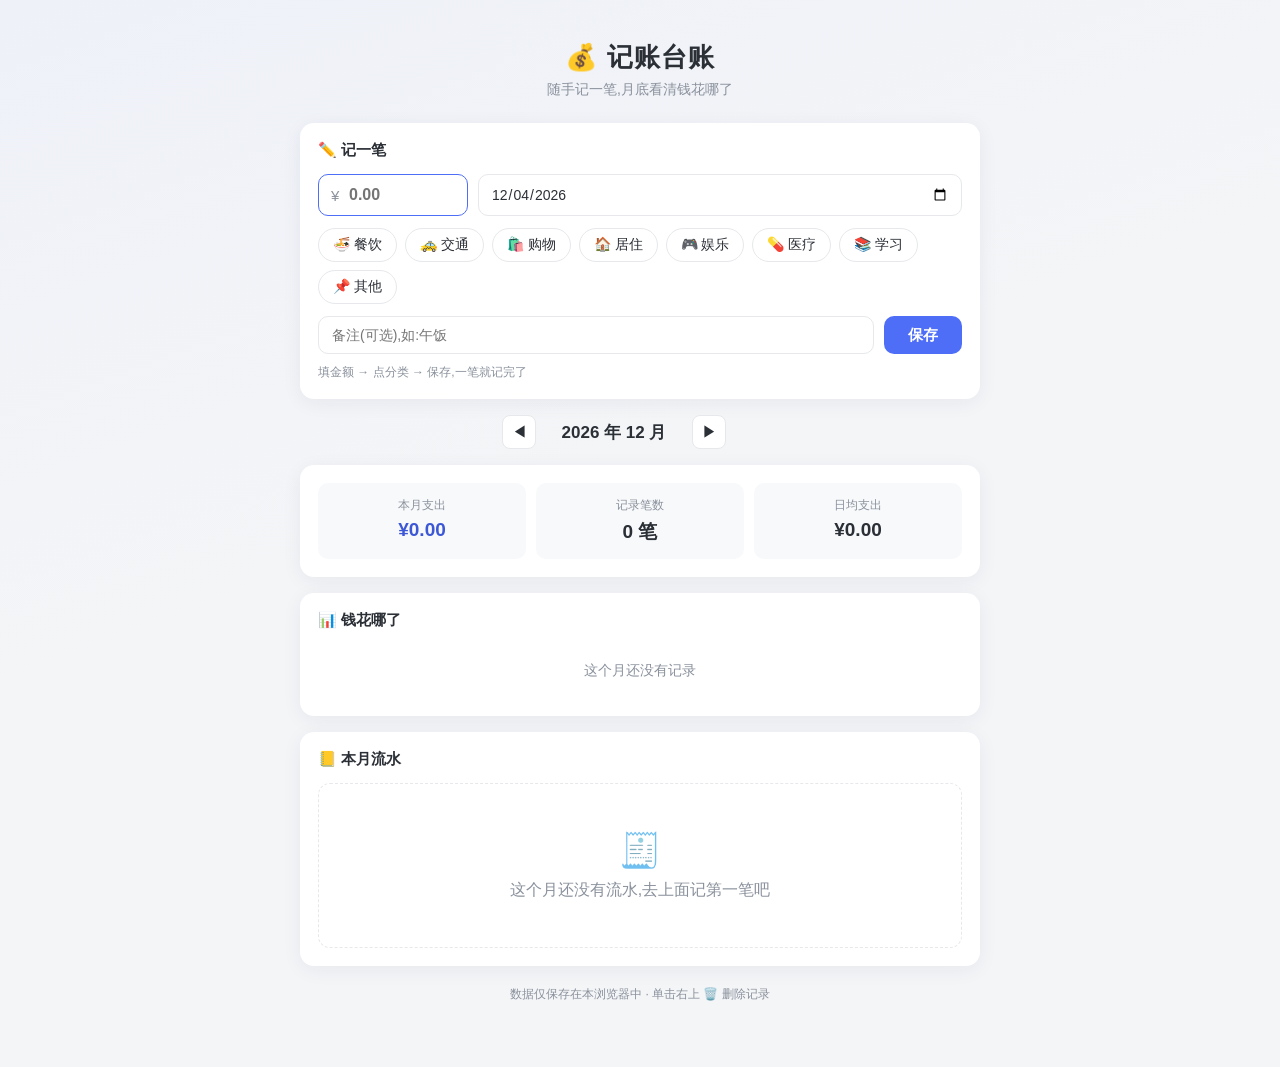
<file: task2-ledger/index.html>
<!DOCTYPE html>
<html lang="zh-CN">
<head>
<meta charset="UTF-8">
<meta name="viewport" content="width=device-width, initial-scale=1.0">
<title>记账台账 · 个人开销流水</title>
<style>
  :root {
    --bg: #f4f5f7;
    --card: #ffffff;
    --text: #2b2f36;
    --text-light: #8a919c;
    --accent: #4f6ef7;
    --accent-dark: #3d58d6;
    --accent-soft: #eef1fe;
    --danger: #e5484d;
    --border: #e6e8eb;
  }
  * { margin: 0; padding: 0; box-sizing: border-box; }
  body {
    font-family: "PingFang SC", "Microsoft YaHei", "Segoe UI", sans-serif;
    background: linear-gradient(160deg, #eef1f8 0%, var(--bg) 45%);
    min-height: 100vh;
    color: var(--text);
    display: flex; justify-content: center;
    padding: 40px 16px 64px;
  }
  .app { width: 100%; max-width: 680px; }

  header { text-align: center; margin-bottom: 24px; }
  header h1 { font-size: 26px; font-weight: 700; letter-spacing: 1px; }
  header p { color: var(--text-light); margin-top: 6px; font-size: 14px; }

  .card {
    background: var(--card); border-radius: 14px; padding: 18px;
    box-shadow: 0 4px 20px rgba(30, 40, 80, 0.06); margin-bottom: 16px;
  }
  .card h2 { font-size: 15px; font-weight: 600; color: var(--text); margin-bottom: 14px; }

  /* ===== 记一笔 ===== */
  .entry-row { display: flex; gap: 10px; }
  .entry-row .amount {
    flex: 0 0 150px; position: relative;
  }
  .entry-row .amount .yen {
    position: absolute; left: 13px; top: 50%; transform: translateY(-50%);
    color: var(--text-light); font-size: 15px;
  }
  .entry-row input[type="text"] {
    width: 100%; border: 1.5px solid var(--border); border-radius: 10px;
    padding: 11px 12px 11px 30px; font-size: 16px; font-weight: 600; outline: none;
    transition: border-color .15s;
  }
  .entry-row input[type="text"]:focus { border-color: var(--accent); }
  .entry-row input[type="date"] {
    border: 1.5px solid var(--border); border-radius: 10px; padding: 10px 12px;
    font-size: 14px; color: var(--text); outline: none; font-family: inherit;
    background: #fff; flex: 1;
  }
  .cats { display: flex; flex-wrap: wrap; gap: 8px; margin-top: 12px; }
  .cat {
    border: 1.5px solid var(--border); background: #fff; border-radius: 999px;
    padding: 7px 14px; font-size: 14px; cursor: pointer; color: var(--text);
    display: flex; align-items: center; gap: 6px; transition: all .12s;
  }
  .cat:hover { border-color: var(--accent); }
  .cat.active { background: var(--accent-soft); border-color: var(--accent); color: var(--accent-dark); font-weight: 600; }
  .note-row { display: flex; gap: 10px; margin-top: 12px; }
  .note-row input {
    flex: 1; border: 1.5px solid var(--border); border-radius: 10px;
    padding: 10px 13px; font-size: 14px; outline: none; font-family: inherit;
    transition: border-color .15s;
  }
  .note-row input:focus { border-color: var(--accent); }
  .save-btn {
    background: var(--accent); color: #fff; border: none; border-radius: 10px;
    padding: 0 24px; font-size: 15px; font-weight: 600; cursor: pointer;
    transition: background .15s; white-space: nowrap;
  }
  .save-btn:hover { background: var(--accent-dark); }
  .hint { font-size: 12px; color: var(--text-light); margin-top: 10px; }

  /* ===== 月份切换 ===== */
  .month-bar { display: flex; align-items: center; justify-content: center; gap: 18px; margin-bottom: 16px; }
  .month-bar button {
    border: 1.5px solid var(--border); background: var(--card); border-radius: 8px;
    width: 34px; height: 34px; font-size: 15px; cursor: pointer; color: var(--text);
    display: flex; align-items: center; justify-content: center; transition: all .12s;
  }
  .month-bar button:hover { border-color: var(--accent); color: var(--accent); }
  .month-bar .month { font-size: 17px; font-weight: 700; min-width: 120px; text-align: center; }
  .month-bar .today-link {
    border: none; background: none; color: var(--accent); font-size: 13px;
    cursor: pointer; text-decoration: underline;
  }

  /* ===== 概览 ===== */
  .stats { display: flex; gap: 10px; }
  .stat {
    flex: 1; text-align: center; padding: 14px 6px;
    background: #f8f9fb; border-radius: 10px;
  }
  .stat .label { font-size: 12px; color: var(--text-light); margin-bottom: 5px; }
  .stat .value { font-size: 19px; font-weight: 700; }
  .stat .value.main { color: var(--accent-dark); }

  /* ===== 分类占比 ===== */
  .cat-row { display: flex; align-items: center; gap: 10px; padding: 9px 0; }
  .cat-row + .cat-row { border-top: 1px dashed var(--border); }
  .cat-row .icon { font-size: 18px; width: 26px; text-align: center; }
  .cat-row .cname { font-size: 14px; width: 44px; }
  .cat-row .bar-wrap { flex: 1; height: 10px; background: #eef0f4; border-radius: 999px; overflow: hidden; }
  .cat-row .bar { height: 100%; background: var(--accent); border-radius: 999px; transition: width .3s; }
  .cat-row .amount { font-size: 14px; font-weight: 600; min-width: 74px; text-align: right; }
  .cat-row .pct { font-size: 12px; color: var(--text-light); min-width: 40px; text-align: right; }

  /* ===== 流水 ===== */
  .day-group { margin-bottom: 6px; }
  .day-title {
    font-size: 13px; color: var(--text-light); padding: 8px 4px 6px;
    display: flex; justify-content: space-between;
  }
  .day-title .day-sum { font-weight: 600; }
  .record {
    display: flex; align-items: center; gap: 12px;
    background: var(--card); border-radius: 12px; padding: 13px 16px;
    box-shadow: 0 2px 10px rgba(30, 40, 80, 0.05); margin-bottom: 8px;
    animation: slideIn .18s ease-out;
  }
  @keyframes slideIn { from { opacity: 0; transform: translateY(-6px); } to { opacity: 1; transform: none; } }
  .record .icon { font-size: 20px; width: 28px; text-align: center; }
  .record .info { flex: 1; min-width: 0; }
  .record .note { font-size: 15px; line-height: 1.4; word-break: break-all; }
  .record .meta { font-size: 12px; color: var(--text-light); margin-top: 2px; }
  .record .money { font-size: 16px; font-weight: 700; }
  .record .del {
    border: none; background: transparent; cursor: pointer; font-size: 14px;
    color: var(--text-light); padding: 4px 6px; border-radius: 6px; transition: all .12s;
  }
  .record .del:hover { color: var(--danger); background: #fdeeee; }

  .empty {
    text-align: center; padding: 46px 0; color: var(--text-light);
    background: var(--card); border-radius: 12px; border: 1.5px dashed var(--border);
  }
  .empty .icon { font-size: 34px; margin-bottom: 10px; }

  footer { text-align: center; font-size: 12px; color: var(--text-light); margin-top: 20px; }
</style>
</head>
<body>
<div class="app">
  <header>
    <h1>💰 记账台账</h1>
    <p>随手记一笔,月底看清钱花哪了</p>
  </header>

  <!-- 记一笔 -->
  <div class="card">
    <h2>✏️ 记一笔</h2>
    <div class="entry-row">
      <div class="amount">
        <span class="yen">¥</span>
        <input type="text" id="amount" placeholder="0.00" inputmode="decimal" autocomplete="off">
      </div>
      <input type="date" id="date" title="日期,默认今天">
    </div>
    <div class="cats" id="cats"></div>
    <div class="note-row">
      <input type="text" id="note" placeholder="备注(可选),如:午饭" maxlength="50" autocomplete="off">
      <button class="save-btn" id="saveBtn">保存</button>
    </div>
    <div class="hint">填金额 → 点分类 → 保存,一笔就记完了</div>
  </div>

  <!-- 月份切换 -->
  <div class="month-bar">
    <button id="prevMonth" title="上个月">◀</button>
    <span class="month" id="monthLabel"></span>
    <button id="nextMonth" title="下个月">▶</button>
    <button class="today-link" id="backToday">回到本月</button>
  </div>

  <!-- 概览 -->
  <div class="card">
    <div class="stats">
      <div class="stat"><div class="label">本月支出</div><div class="value main" id="sumTotal">¥0.00</div></div>
      <div class="stat"><div class="label">记录笔数</div><div class="value" id="sumCount">0</div></div>
      <div class="stat"><div class="label">日均支出</div><div class="value" id="sumDaily">¥0.00</div></div>
    </div>
  </div>

  <!-- 分类占比 -->
  <div class="card">
    <h2>📊 钱花哪了</h2>
    <div id="catBreakdown"></div>
  </div>

  <!-- 流水 -->
  <div class="card">
    <h2>📒 本月流水</h2>
    <div id="records"></div>
  </div>

  <footer>数据仅保存在本浏览器中 · 单击右上 🗑️ 删除记录</footer>
</div>

<script>
(function () {
  "use strict";

  var STORAGE_KEY = "task2-ledger.expenses";

  var CATEGORIES = [
    { id: "food",       name: "餐饮", icon: "🍜" },
    { id: "transport",  name: "交通", icon: "🚕" },
    { id: "shopping",   name: "购物", icon: "🛍️" },
    { id: "housing",    name: "居住", icon: "🏠" },
    { id: "fun",        name: "娱乐", icon: "🎮" },
    { id: "health",     name: "医疗", icon: "💊" },
    { id: "study",      name: "学习", icon: "📚" },
    { id: "other",      name: "其他", icon: "📌" }
  ];
  var catById = {};
  CATEGORIES.forEach(function (c) { catById[c.id] = c; });

  var amountEl = document.getElementById("amount");
  var dateEl = document.getElementById("date");
  var noteEl = document.getElementById("note");
  var catsEl = document.getElementById("cats");
  var saveBtn = document.getElementById("saveBtn");
  var monthLabel = document.getElementById("monthLabel");
  var sumTotal = document.getElementById("sumTotal");
  var sumCount = document.getElementById("sumCount");
  var sumDaily = document.getElementById("sumDaily");
  var catBreakdownEl = document.getElementById("catBreakdown");
  var recordsEl = document.getElementById("records");

  var expenses = load();
  var selectedCat = null;          // 当前选中的分类 id
  var viewYear, viewMonth;         // 当前查看的月份 (month: 0-11)

  function load() {
    try {
      var data = JSON.parse(localStorage.getItem(STORAGE_KEY) || "[]");
      return Array.isArray(data) ? data.filter(function (e) {
        return e && typeof e.amount === "number" && e.amount > 0 && catById[e.cat] && typeof e.date === "string";
      }) : [];
    } catch (e) { return []; }
  }
  function save() { localStorage.setItem(STORAGE_KEY, JSON.stringify(expenses)); }

  function uid() { return Date.now().toString(36) + Math.random().toString(36).slice(2, 7); }

  function pad(n) { return n < 10 ? "0" + n : "" + n; }
  function dateKey(d) { return d.getFullYear() + "-" + pad(d.getMonth() + 1) + "-" + pad(d.getDate()); }

  function fmtMoney(n) {
    return "¥" + (Math.round(n * 100) / 100).toFixed(2);
  }

  /* ---------- 记一笔 ---------- */

  function buildCats() {
    catsEl.innerHTML = "";
    CATEGORIES.forEach(function (c) {
      var b = document.createElement("button");
      b.type = "button";
      b.className = "cat" + (selectedCat === c.id ? " active" : "");
      b.innerHTML = c.icon + " " + c.name;
      b.onclick = function () { selectedCat = c.id; buildCats(); };
      catsEl.appendChild(b);
    });
  }

  function addExpense() {
    var text = amountEl.value.replace(/[¥,\s]/g, "");
    var amount = parseFloat(text);
    if (!isFinite(amount) || amount <= 0) { amountEl.focus(); return; }
    if (!selectedCat) { alert("先点一下上方的分类,比如 🍜 餐饮"); return; }

    var d = dateEl.value || dateKey(new Date());
    expenses.unshift({
      id: uid(),
      amount: Math.round(amount * 100) / 100,
      cat: selectedCat,
      note: noteEl.value.trim(),
      date: d,
      createdAt: Date.now()
    });
    save();

    // 保存后停留在所记月份,方便马上看到统计变化
    var parts = d.split("-");
    viewYear = parseInt(parts[0], 10);
    viewMonth = parseInt(parts[1], 10) - 1;

    amountEl.value = ""; noteEl.value = ""; selectedCat = null;
    buildCats();
    amountEl.focus();
    render();
  }

  function removeExpense(id) {
    if (!confirm("删除这一笔记录?")) return;
    expenses = expenses.filter(function (e) { return e.id !== id; });
    save();
    render();
  }

  /* ---------- 月度渲染 ---------- */

  function inMonth(e) {
    var p = e.date.split("-");
    return parseInt(p[0], 10) === viewYear && parseInt(p[1], 10) - 1 === viewMonth;
  }

  function render() {
    monthLabel.textContent = viewYear + " 年 " + (viewMonth + 1) + " 月";

    var list = expenses.filter(inMonth);
    var total = 0;
    list.forEach(function (e) { total += e.amount; });
    sumTotal.textContent = fmtMoney(total);
    sumCount.textContent = list.length + " 笔";

    // 日均:按本月已过天数(当月且是当前月时),否则按整月天数
    var now = new Date();
    var daysInMonth = new Date(viewYear, viewMonth + 1, 0).getDate();
    var days = daysInMonth;
    if (viewYear === now.getFullYear() && viewMonth === now.getMonth()) {
      days = now.getDate();
    }
    sumDaily.textContent = list.length ? fmtMoney(total / days) : "¥0.00";

    renderBreakdown(list, total);
    renderRecords(list);

    document.getElementById("backToday").style.visibility =
      (viewYear === now.getFullYear() && viewMonth === now.getMonth()) ? "hidden" : "visible";
  }

  function renderBreakdown(list, total) {
    var byCat = {};
    list.forEach(function (e) { byCat[e.cat] = (byCat[e.cat] || 0) + e.amount; });
    var rows = Object.keys(byCat).map(function (id) {
      return { cat: catById[id], amount: byCat[id] };
    }).sort(function (a, b) { return b.amount - a.amount; });

    if (!rows.length) {
      catBreakdownEl.innerHTML = '<div style="text-align:center;color:var(--text-light);padding:18px 0;font-size:14px">这个月还没有记录</div>';
      return;
    }
    var max = rows[0].amount;
    catBreakdownEl.innerHTML = "";
    rows.forEach(function (r) {
      var pct = total ? Math.round(r.amount / total * 100) : 0;
      var row = document.createElement("div");
      row.className = "cat-row";
      row.innerHTML =
        '<span class="icon">' + r.cat.icon + '</span>' +
        '<span class="cname">' + r.cat.name + '</span>' +
        '<div class="bar-wrap"><div class="bar" style="width:' + (max ? r.amount / max * 100 : 0) + '%"></div></div>' +
        '<span class="amount">' + fmtMoney(r.amount) + '</span>' +
        '<span class="pct">' + pct + '%</span>';
      catBreakdownEl.appendChild(row);
    });
  }

  function dayLabel(dateStr) {
    var today = dateKey(new Date());
    var y = new Date(); y.setDate(y.getDate() - 1);
    var yesterday = dateKey(y);
    if (dateStr === today) return "今天";
    if (dateStr === yesterday) return "昨天";
    var p = dateStr.split("-");
    return parseInt(p[1], 10) + " 月 " + parseInt(p[2], 10) + " 日";
  }

  function renderRecords(list) {
    if (!list.length) {
      recordsEl.innerHTML = '<div class="empty"><div class="icon">🧾</div>这个月还没有流水,去上面记第一笔吧</div>';
      return;
    }
    var byDay = {};
    var dayOrder = [];
    list.forEach(function (e) {
      if (!byDay[e.date]) { byDay[e.date] = []; dayOrder.push(e.date); }
      byDay[e.date].push(e);
    });
    dayOrder.sort(function (a, b) { return a < b ? 1 : -1; });

    recordsEl.innerHTML = "";
    dayOrder.forEach(function (day) {
      var group = document.createElement("div");
      group.className = "day-group";

      var daySum = 0;
      byDay[day].forEach(function (e) { daySum += e.amount; });
      var title = document.createElement("div");
      title.className = "day-title";
      title.innerHTML = "<span>" + dayLabel(day) + "</span><span class='day-sum'>" + fmtMoney(daySum) + "</span>";
      group.appendChild(title);

      byDay[day].forEach(function (e) {
        var cat = catById[e.cat];
        var rec = document.createElement("div");
        rec.className = "record";

        var icon = document.createElement("span");
        icon.className = "icon";
        icon.textContent = cat.icon;
        rec.appendChild(icon);

        var info = document.createElement("div");
        info.className = "info";
        var noteLine = document.createElement("div");
        noteLine.className = "note";
        noteLine.textContent = e.note || cat.name;
        var meta = document.createElement("div");
        meta.className = "meta";
        meta.textContent = cat.name + " · " + e.date;
        info.appendChild(noteLine);
        info.appendChild(meta);
        rec.appendChild(info);

        var money = document.createElement("span");
        money.className = "money";
        money.textContent = "-" + fmtMoney(e.amount);
        rec.appendChild(money);

        var del = document.createElement("button");
        del.className = "del";
        del.title = "删除";
        del.textContent = "🗑️";
        del.onclick = function () { removeExpense(e.id); };
        rec.appendChild(del);

        group.appendChild(rec);
      });
      recordsEl.appendChild(group);
    });
  }

  /* ---------- 事件 ---------- */

  saveBtn.onclick = addExpense;
  [amountEl, noteEl].forEach(function (el) {
    el.addEventListener("keydown", function (ev) {
      if (ev.key === "Enter") addExpense();
    });
  });

  document.getElementById("prevMonth").onclick = function () {
    viewMonth--; if (viewMonth < 0) { viewMonth = 11; viewYear--; } render();
  };
  document.getElementById("nextMonth").onclick = function () {
    viewMonth++; if (viewMonth > 11) { viewMonth = 0; viewYear++; } render();
  };
  document.getElementById("backToday").onclick = function () {
    var n = new Date(); viewYear = n.getFullYear(); viewMonth = n.getMonth(); render();
  };

  /* ---------- 初始化 ---------- */

  var now = new Date();
  viewYear = now.getFullYear();
  viewMonth = now.getMonth();
  dateEl.value = dateKey(now);
  buildCats();
  render();
  amountEl.focus();
})();
</script>
</body>
</html>
</file>
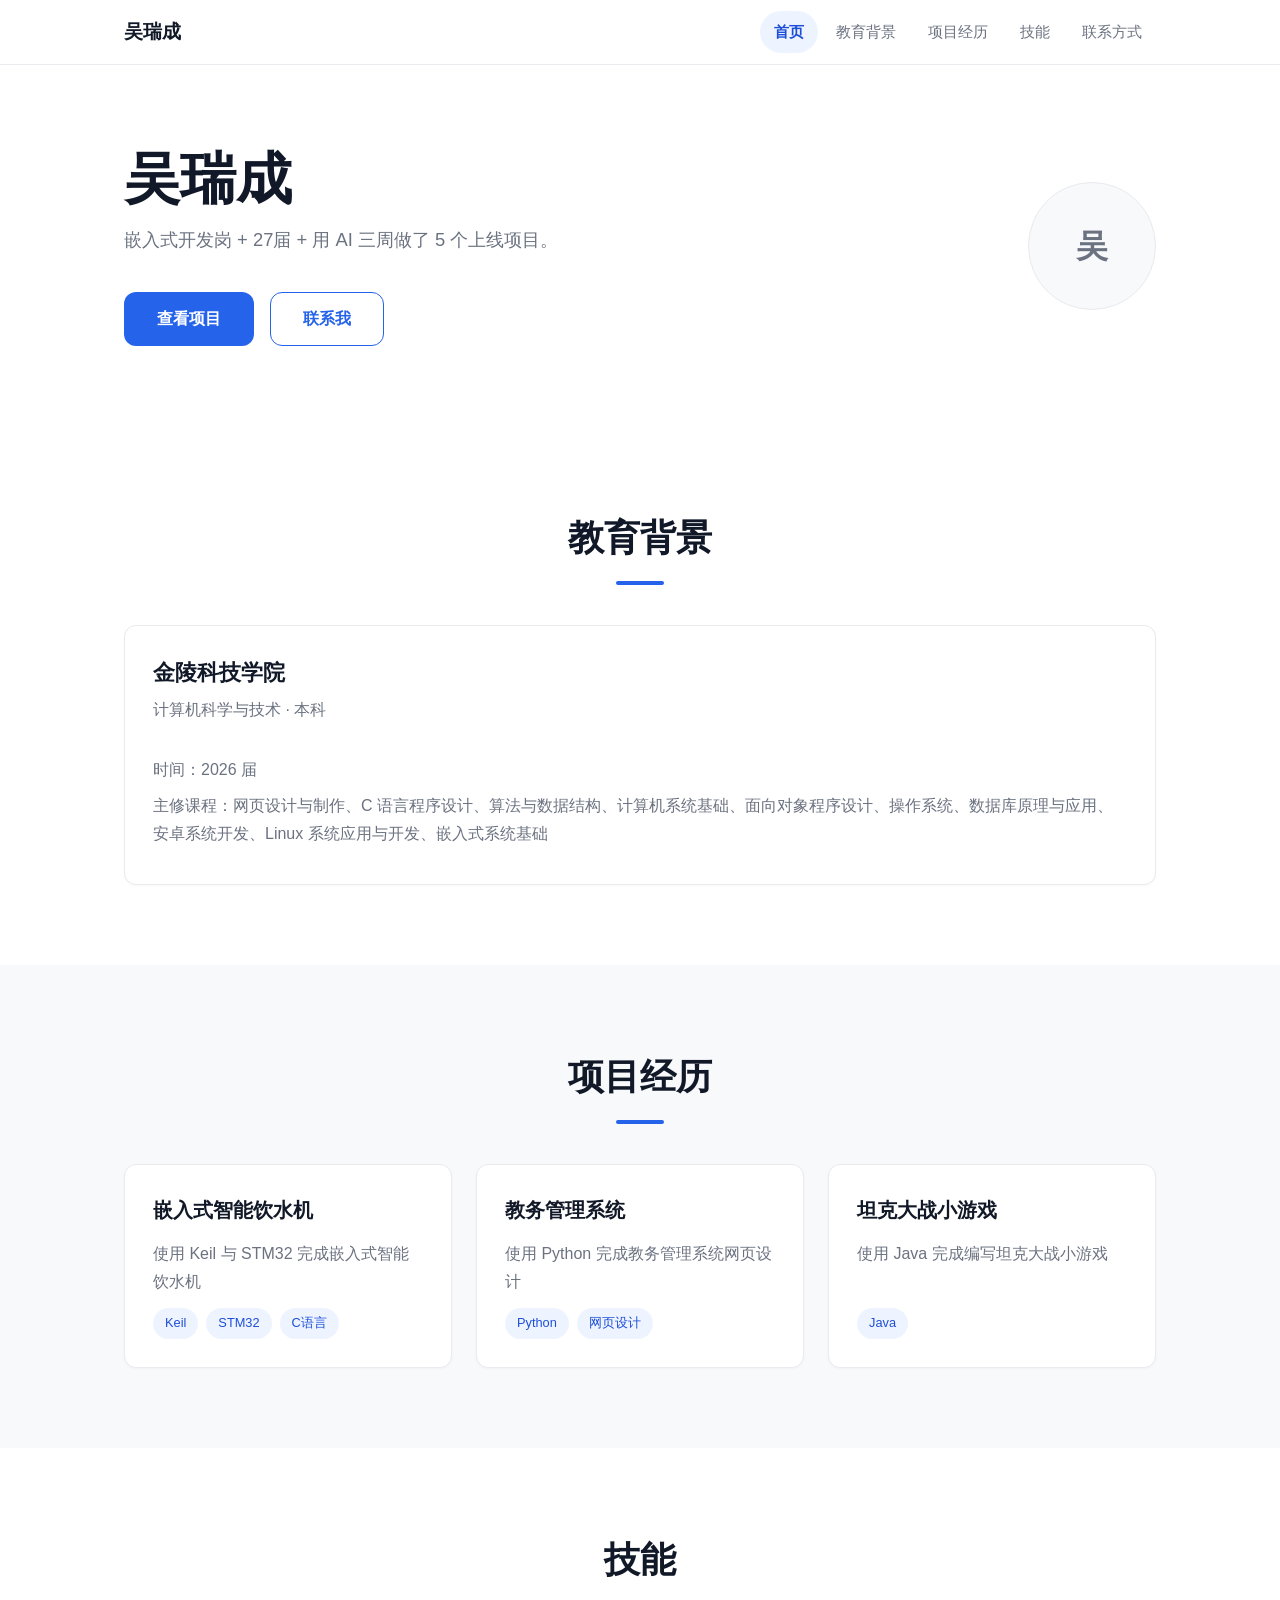
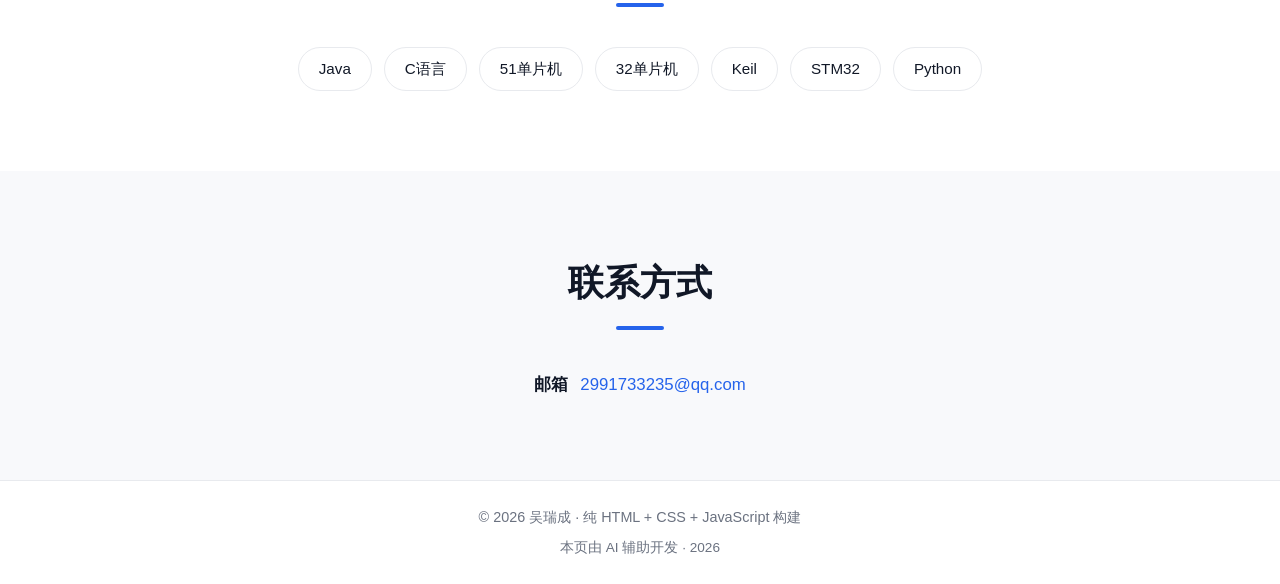
<file: task3-homepage/index.html>
<!DOCTYPE html>
<html lang="zh-CN">
<head>
  <meta charset="UTF-8">
  <meta name="viewport" content="width=device-width, initial-scale=1.0">
  <title>个人主页 · 吴瑞成</title>
  <link rel="stylesheet" href="style.css">
</head>
<body>

  <!-- ① 顶部导航 -->
  <header class="site-header">
    <nav class="nav container">
      <a href="#home" class="nav-logo">吴瑞成</a>
      <button class="nav-toggle" id="navToggle" type="button" aria-label="切换导航菜单">☰</button>
      <ul class="nav-menu" id="navMenu">
        <li><a href="#home" class="nav-link">首页</a></li>
        <li><a href="#education" class="nav-link">教育背景</a></li>
        <li><a href="#projects" class="nav-link">项目经历</a></li>
        <li><a href="#skills" class="nav-link">技能</a></li>
        <li><a href="#contact" class="nav-link">联系方式</a></li>
      </ul>
    </nav>
  </header>

  <!-- ② 首屏 -->
  <section id="home" class="hero">
    <div class="container hero-inner">
      <div class="hero-text">
        <h1 class="hero-name">吴瑞成</h1>
        <p class="hero-tagline">嵌入式开发岗 + 27届 + 用 AI 三周做了 5 个上线项目。</p>
        <div class="hero-actions">
          <a href="#projects" class="btn btn-primary">查看项目</a>
          <a href="#contact" class="btn btn-outline">联系我</a>
        </div>
      </div>
      <div class="avatar" aria-hidden="true">
        <span>吴</span>
      </div>
    </div>
  </section>

  <!-- ③ 教育背景 -->
  <section id="education" class="section">
    <div class="container">
      <h2 class="section-title">教育背景</h2>
      <div class="edu-card">
        <div>
          <h3 class="edu-school">金陵科技学院</h3>
          <p class="edu-major">计算机科学与技术 · 本科</p>
        </div>
        <div class="edu-meta">
          <p>时间：2026 届</p>
          <p>主修课程：网页设计与制作、C 语言程序设计、算法与数据结构、计算机系统基础、面向对象程序设计、操作系统、数据库原理与应用、安卓系统开发、Linux 系统应用与开发、嵌入式系统基础</p>
        </div>
      </div>
    </div>
  </section>

  <!-- ④ 项目经历 -->
  <section id="projects" class="section section-alt">
    <div class="container">
      <h2 class="section-title">项目经历</h2>
      <div class="project-grid">
        <article class="project-card">
          <h3 class="project-title">嵌入式智能饮水机</h3>
          <p class="project-desc">使用 Keil 与 STM32 完成嵌入式智能饮水机</p>
          <ul class="project-tags">
            <li class="tag">Keil</li>
            <li class="tag">STM32</li>
            <li class="tag">C语言</li>
          </ul>
        </article>
        <article class="project-card">
          <h3 class="project-title">教务管理系统</h3>
          <p class="project-desc">使用 Python 完成教务管理系统网页设计</p>
          <ul class="project-tags">
            <li class="tag">Python</li>
            <li class="tag">网页设计</li>
          </ul>
        </article>
        <article class="project-card">
          <h3 class="project-title">坦克大战小游戏</h3>
          <p class="project-desc">使用 Java 完成编写坦克大战小游戏</p>
          <ul class="project-tags">
            <li class="tag">Java</li>
          </ul>
        </article>
      </div>
    </div>
  </section>

  <!-- ⑤ 技能 -->
  <section id="skills" class="section">
    <div class="container">
      <h2 class="section-title">技能</h2>
      <div class="skill-cloud">
        <span class="skill-tag">Java</span>
        <span class="skill-tag">C语言</span>
        <span class="skill-tag">51单片机</span>
        <span class="skill-tag">32单片机</span>
        <span class="skill-tag">Keil</span>
        <span class="skill-tag">STM32</span>
        <span class="skill-tag">Python</span>
      </div>
    </div>
  </section>

  <!-- ⑥ 联系方式 -->
  <section id="contact" class="section section-alt">
    <div class="container">
      <h2 class="section-title">联系方式</h2>
      <ul class="contact-list">
        <li><span class="contact-label">邮箱</span><a href="mailto:2991733235@qq.com">2991733235@qq.com</a></li>
      </ul>
    </div>
  </section>

  <!-- 页脚 -->
  <footer class="site-footer">
    <div class="container">
      <p>© <span id="year">2026</span> 吴瑞成 · 纯 HTML + CSS + JavaScript 构建</p>
      <p class="footer-note">本页由 AI 辅助开发 · 2026</p>
    </div>
  </footer>

  <script src="script.js"></script>
</body>
</html>
</file>
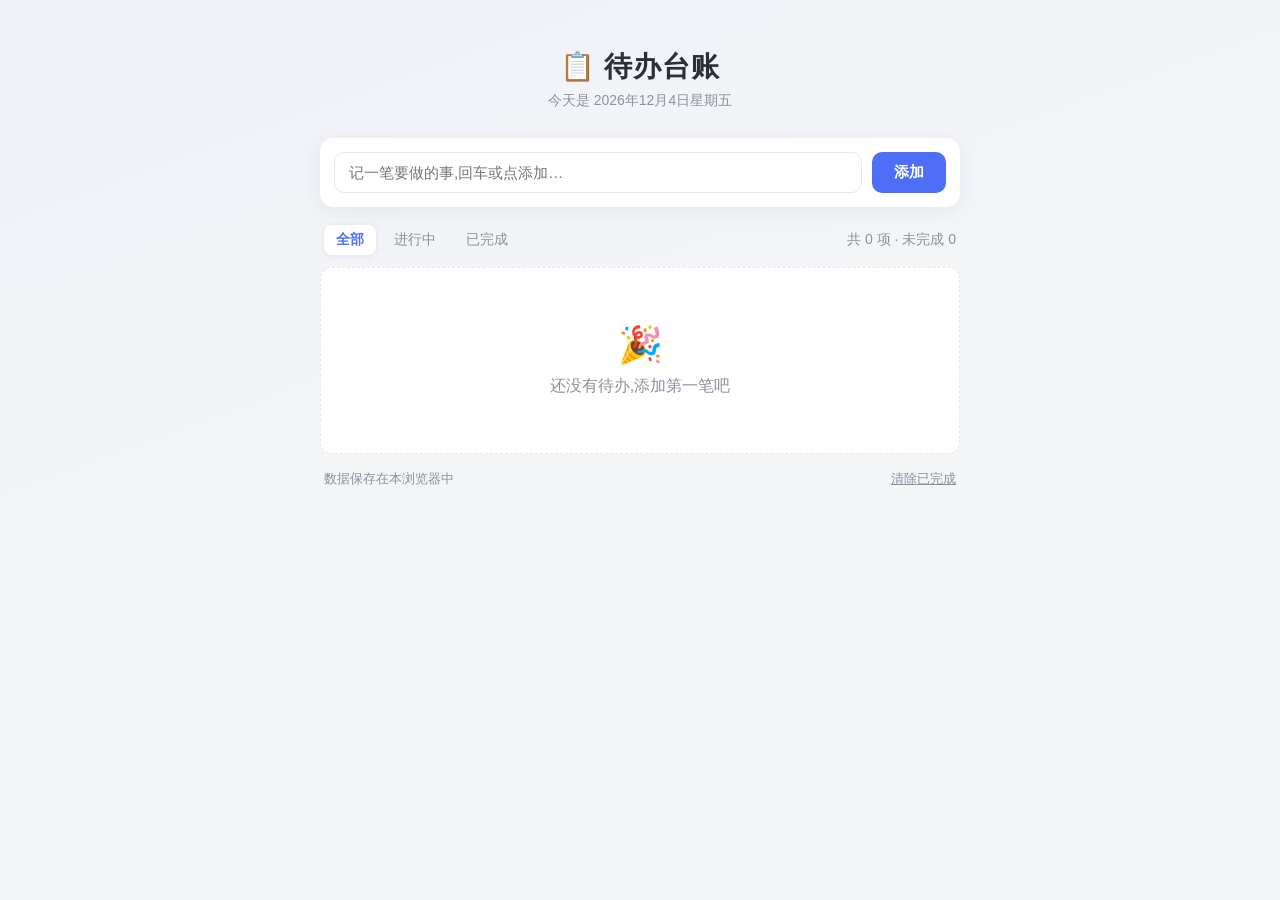
<file: task2-ledger/todo.html>
<!DOCTYPE html>
<html lang="zh-CN">
<head>
<meta charset="UTF-8">
<meta name="viewport" content="width=device-width, initial-scale=1.0">
<title>待办台账 · Todo Ledger</title>
<style>
  :root {
    --bg: #f4f5f7;
    --card: #ffffff;
    --text: #2b2f36;
    --text-light: #8a919c;
    --accent: #4f6ef7;
    --accent-dark: #3d58d6;
    --danger: #e5484d;
    --success: #30a46c;
    --border: #e6e8eb;
    --done-bg: #f6f8f5;
  }
  * { margin: 0; padding: 0; box-sizing: border-box; }
  body {
    font-family: "PingFang SC", "Microsoft YaHei", "Segoe UI", sans-serif;
    background: linear-gradient(160deg, #eef1f8 0%, var(--bg) 45%);
    min-height: 100vh;
    color: var(--text);
    display: flex;
    justify-content: center;
    padding: 48px 16px;
  }
  .app { width: 100%; max-width: 640px; }

  header { text-align: center; margin-bottom: 28px; }
  header h1 { font-size: 28px; font-weight: 700; letter-spacing: 1px; }
  header p { color: var(--text-light); margin-top: 6px; font-size: 14px; }

  /* 输入区 */
  .input-row {
    display: flex; gap: 10px; margin-bottom: 18px;
    background: var(--card); padding: 14px; border-radius: 14px;
    box-shadow: 0 4px 20px rgba(30, 40, 80, 0.06);
  }
  .input-row input {
    flex: 1; border: 1.5px solid var(--border); border-radius: 10px;
    padding: 11px 14px; font-size: 15px; outline: none; transition: border-color .15s;
  }
  .input-row input:focus { border-color: var(--accent); }
  .input-row button {
    background: var(--accent); color: #fff; border: none; border-radius: 10px;
    padding: 0 22px; font-size: 15px; font-weight: 600; cursor: pointer;
    transition: background .15s;
  }
  .input-row button:hover { background: var(--accent-dark); }

  /* 筛选条 */
  .toolbar {
    display: flex; justify-content: space-between; align-items: center;
    margin-bottom: 12px; padding: 0 4px; font-size: 14px;
  }
  .filters { display: flex; gap: 6px; }
  .filters button {
    border: none; background: transparent; color: var(--text-light);
    padding: 6px 12px; border-radius: 8px; cursor: pointer; font-size: 14px;
  }
  .filters button.active { background: var(--card); color: var(--accent); font-weight: 600; box-shadow: 0 1px 6px rgba(30,40,80,.08); }
  .filters button:not(.active):hover { color: var(--text); }
  .stats { color: var(--text-light); }

  /* 列表 */
  ul.list { list-style: none; display: flex; flex-direction: column; gap: 10px; }
  li.item {
    display: flex; align-items: center; gap: 12px;
    background: var(--card); border-radius: 12px; padding: 14px 16px;
    box-shadow: 0 2px 10px rgba(30, 40, 80, 0.05);
    animation: slideIn .18s ease-out;
  }
  @keyframes slideIn { from { opacity: 0; transform: translateY(-6px); } to { opacity: 1; transform: none; } }
  li.item.done { background: var(--done-bg); }
  li.item.done .text { color: var(--text-light); text-decoration: line-through; }

  .check {
    width: 22px; height: 22px; border: 2px solid #c6ccd6; border-radius: 50%;
    cursor: pointer; flex-shrink: 0; display: flex; align-items: center; justify-content: center;
    transition: all .15s; background: transparent;
  }
  .check:hover { border-color: var(--success); }
  .item.done .check { background: var(--success); border-color: var(--success); }
  .item.done .check::after {
    content: ""; width: 6px; height: 10px;
    border: solid #fff; border-width: 0 2px 2px 0; transform: rotate(45deg) translate(-1px, -1px);
  }
  .text { flex: 1; font-size: 15px; line-height: 1.5; word-break: break-all; cursor: pointer; }
  .text input {
    width: 100%; border: 1.5px solid var(--accent); border-radius: 8px;
    padding: 6px 10px; font-size: 15px; outline: none; font-family: inherit;
  }
  .date { font-size: 12px; color: var(--text-light); margin-right: 4px; white-space: nowrap; }
  .op {
    border: none; background: transparent; cursor: pointer; font-size: 15px;
    color: var(--text-light); padding: 4px 6px; border-radius: 6px; transition: all .12s;
  }
  .op:hover { color: var(--text); background: #eef0f3; }
  .op.del:hover { color: var(--danger); background: #fdeeee; }

  /* 底部 */
  .footer {
    display: flex; justify-content: space-between; align-items: center;
    margin-top: 16px; font-size: 13px; color: var(--text-light); padding: 0 4px;
  }
  .footer button {
    border: none; background: transparent; color: var(--text-light);
    cursor: pointer; font-size: 13px; text-decoration: underline;
  }
  .footer button:hover { color: var(--danger); }

  .empty {
    text-align: center; padding: 56px 0; color: var(--text-light);
    background: var(--card); border-radius: 12px; border: 1.5px dashed var(--border);
  }
  .empty .icon { font-size: 36px; margin-bottom: 10px; }
</style>
</head>
<body>
<div class="app">
  <header>
    <h1>📋 待办台账</h1>
    <p id="today"></p>
  </header>

  <div class="input-row">
    <input id="newTodo" type="text" placeholder="记一笔要做的事,回车或点添加…" maxlength="100" autocomplete="off">
    <button id="addBtn">添加</button>
  </div>

  <div class="toolbar">
    <div class="filters">
      <button data-filter="all" class="active">全部</button>
      <button data-filter="active">进行中</button>
      <button data-filter="done">已完成</button>
    </div>
    <span class="stats" id="stats"></span>
  </div>

  <ul class="list" id="list"></ul>

  <div class="footer">
    <span>数据保存在本浏览器中</span>
    <button id="clearDone">清除已完成</button>
  </div>
</div>

<script>
(function () {
  "use strict";

  var STORAGE_KEY = "task2-ledger.todos";
  var listEl = document.getElementById("list");
  var inputEl = document.getElementById("newTodo");
  var addBtn = document.getElementById("addBtn");
  var statsEl = document.getElementById("stats");
  var clearDoneBtn = document.getElementById("clearDone");

  var todos = load();
  var filter = "all"; // all | active | done
  var editingId = null;

  function load() {
    try {
      var raw = localStorage.getItem(STORAGE_KEY);
      var data = raw ? JSON.parse(raw) : [];
      return Array.isArray(data) ? data : [];
    } catch (e) {
      return [];
    }
  }

  function save() {
    localStorage.setItem(STORAGE_KEY, JSON.stringify(todos));
  }

  function uid() {
    return Date.now().toString(36) + Math.random().toString(36).slice(2, 7);
  }

  function addTodo() {
    var text = inputEl.value.trim();
    if (!text) { inputEl.focus(); return; }
    todos.unshift({ id: uid(), text: text, done: false, createdAt: Date.now() });
    inputEl.value = "";
    save();
    render();
  }

  function toggle(id) {
    todos.forEach(function (t) { if (t.id === id) t.done = !t.done; });
    save();
    render();
  }

  function remove(id) {
    todos = todos.filter(function (t) { return t.id !== id; });
    if (editingId === id) editingId = null;
    save();
    render();
  }

  function startEdit(id) {
    editingId = id;
    render();
  }

  function commitEdit(id, newText) {
    var text = newText.trim();
    editingId = null;
    if (!text) { remove(id); return; }
    todos.forEach(function (t) { if (t.id === id) t.text = text; });
    save();
    render();
  }

  function visibleTodos() {
    if (filter === "active") return todos.filter(function (t) { return !t.done; });
    if (filter === "done") return todos.filter(function (t) { return t.done; });
    return todos;
  }

  function fmtDate(ts) {
    var d = new Date(ts);
    var pad = function (n) { return n < 10 ? "0" + n : "" + n; };
    return (d.getMonth() + 1) + "/" + pad(d.getDate());
  }

  function render() {
    var items = visibleTodos();
    var doneCount = todos.filter(function (t) { return t.done; }).length;
    statsEl.textContent = "共 " + todos.length + " 项 · 未完成 " + (todos.length - doneCount);

    if (items.length === 0) {
      listEl.innerHTML = '<li class="empty"><div class="icon">🎉</div>' +
        (todos.length === 0 ? "还没有待办,添加第一笔吧" : "这个分类下没有事项") + "</li>";
      return;
    }

    listEl.innerHTML = "";
    items.forEach(function (t) {
      var li = document.createElement("li");
      li.className = "item" + (t.done ? " done" : "");

      // 勾选按钮
      var check = document.createElement("button");
      check.className = "check";
      check.title = t.done ? "标记为未完成" : "标记为已完成";
      check.onclick = function () { toggle(t.id); };
      li.appendChild(check);

      // 文本(查看 / 编辑两种形态)
      var textWrap = document.createElement("div");
      textWrap.className = "text";
      if (editingId === t.id) {
        var editInput = document.createElement("input");
        editInput.type = "text";
        editInput.value = t.text;
        editInput.maxLength = 100;
        editInput.onkeydown = function (e) {
          if (e.key === "Enter") commitEdit(t.id, editInput.value);
          if (e.key === "Escape") { editingId = null; render(); }
        };
        editInput.onblur = function () {
          if (editingId === t.id) commitEdit(t.id, editInput.value);
        };
        textWrap.appendChild(editInput);
        li.appendChild(textWrap);
        listEl.appendChild(li);
        editInput.focus();
        editInput.setSelectionRange(t.text.length, t.text.length);
      } else {
        var span = document.createElement("span");
        span.textContent = t.text;
        span.title = "双击编辑";
        span.ondblclick = function () { startEdit(t.id); };
        textWrap.appendChild(span);
        li.appendChild(textWrap);

        var date = document.createElement("span");
        date.className = "date";
        date.textContent = fmtDate(t.createdAt);
        li.appendChild(date);

        var editBtn = document.createElement("button");
        editBtn.className = "op";
        editBtn.title = "编辑";
        editBtn.textContent = "✏️";
        editBtn.onclick = function () { startEdit(t.id); };
        li.appendChild(editBtn);
      }

      var delBtn = document.createElement("button");
      delBtn.className = "op del";
      delBtn.title = "删除";
      delBtn.textContent = "🗑️";
      delBtn.onclick = function () { remove(t.id); };
      li.appendChild(delBtn);

      listEl.appendChild(li);
    });
  }

  addBtn.onclick = addTodo;
  inputEl.addEventListener("keydown", function (e) {
    if (e.key === "Enter") addTodo();
  });

  document.querySelectorAll(".filters button").forEach(function (btn) {
    btn.onclick = function () {
      filter = btn.dataset.filter;
      document.querySelectorAll(".filters button").forEach(function (b) {
        b.classList.toggle("active", b === btn);
      });
      render();
    };
  });

  clearDoneBtn.onclick = function () {
    if (todos.length === 0) return;
    var doneCount = todos.filter(function (t) { return t.done; }).length;
    if (doneCount === 0) { alert("当前没有已完成的事项"); return; }
    if (!confirm("确定清除 " + doneCount + " 项已完成的待办吗?")) return;
    todos = todos.filter(function (t) { return !t.done; });
    save();
    render();
  };

  document.getElementById("today").textContent =
    "今天是 " + new Date().toLocaleDateString("zh-CN", {
      year: "numeric", month: "long", day: "numeric", weekday: "long"
    });

  render();
})();
</script>
</body>
</html>
</file>
<file: task3-homepage/style.css>
/* ============ 变量与基础（极简浅色：一种主色 + 黑白灰） ============ */
:root {
  --color-primary: #2563eb;
  --color-primary-dark: #1d4ed8;
  --color-primary-light: #eef4ff;
  --color-text: #111827;
  --color-text-light: #6b7280;
  --color-bg: #ffffff;
  --color-bg-alt: #f8f9fb;
  --color-border: #e8eaee;
  --radius: 12px;
  --shadow-sm: 0 1px 2px rgba(0, 0, 0, 0.03);
  --shadow-md: 0 2px 8px rgba(0, 0, 0, 0.05);
  --header-height: 64px;
}

* {
  margin: 0;
  padding: 0;
  box-sizing: border-box;
}

html {
  scroll-behavior: smooth;
  scroll-padding-top: calc(var(--header-height) + 16px);
}

body {
  font-family: -apple-system, BlinkMacSystemFont, "Segoe UI", "PingFang SC",
    "Hiragino Sans GB", "Microsoft YaHei", sans-serif;
  color: var(--color-text);
  background: var(--color-bg);
  line-height: 1.75;
}

a {
  color: var(--color-primary);
  text-decoration: none;
}

ul {
  list-style: none;
}

.container {
  max-width: 1080px;
  margin: 0 auto;
  padding: 0 24px;
}

/* ============ ① 顶部导航 ============ */
.site-header {
  position: sticky;
  top: 0;
  z-index: 100;
  background: var(--color-bg);
  border-bottom: 1px solid var(--color-border);
}

.nav {
  height: var(--header-height);
  display: flex;
  align-items: center;
  justify-content: space-between;
}

.nav-logo {
  font-size: 1.2rem;
  font-weight: 700;
  color: var(--color-text);
}

.nav-toggle {
  display: none;
  background: none;
  border: none;
  padding: 10px 8px;
  font-size: 1.5rem;
  line-height: 1;
  color: var(--color-text);
  cursor: pointer;
}

.nav-menu {
  display: flex;
  gap: 4px;
}

.nav-link {
  display: block;
  padding: 8px 14px;
  border-radius: 999px;
  color: var(--color-text-light);
  font-size: 0.95rem;
  transition: color 0.2s, background-color 0.2s;
}

.nav-link:hover {
  color: var(--color-primary);
  background: var(--color-bg-alt);
}

.nav-link.active {
  color: var(--color-primary-dark);
  background: var(--color-primary-light);
  font-weight: 600;
}

/* ============ ② 首屏 ============ */
.hero {
  padding: 80px 0;
}

.hero-inner {
  display: flex;
  align-items: center;
  justify-content: space-between;
  gap: 48px;
}

.hero-text {
  display: flex;
  flex-direction: column;
  align-items: flex-start;
  flex: 1;
}

.avatar {
  width: 128px;
  height: 128px;
  border-radius: 50%;
  background: var(--color-bg-alt);
  border: 1px solid var(--color-border);
  color: var(--color-text-light);
  display: flex;
  align-items: center;
  justify-content: center;
  font-size: 2rem;
  font-weight: 600;
  flex-shrink: 0;
}

.hero-name {
  font-size: 3.5rem;
  font-weight: 800;
  line-height: 1.2;
  margin-bottom: 12px;
}

.hero-tagline {
  font-size: 1.15rem;
  color: var(--color-text-light);
  max-width: 560px;
  margin-bottom: 36px;
}

.hero-actions {
  display: flex;
  flex-wrap: wrap;
  justify-content: flex-start;
  gap: 16px;
}

.btn {
  display: inline-block;
  padding: 12px 32px;
  border-radius: var(--radius);
  font-size: 1rem;
  font-weight: 600;
  border: 1px solid transparent;
  transition: background-color 0.2s, color 0.2s;
}

.btn-primary {
  background: var(--color-primary);
  color: #ffffff;
}

.btn-primary:hover {
  background: var(--color-primary-dark);
}

.btn-outline {
  border-color: var(--color-primary);
  color: var(--color-primary);
}

.btn-outline:hover {
  background: var(--color-primary);
  color: #ffffff;
}

/* ============ 通用区块 ============ */
.section {
  padding: 80px 0;
}

.section-alt {
  background: var(--color-bg-alt);
}

.section-title {
  font-size: 2.25rem;
  font-weight: 800;
  text-align: center;
  margin-bottom: 40px;
}

.section-title::after {
  content: "";
  display: block;
  width: 48px;
  height: 4px;
  border-radius: 2px;
  background: var(--color-primary);
  margin: 12px auto 0;
}

/* ============ ③ 教育背景 ============ */
.edu-card {
  display: flex;
  justify-content: space-between;
  gap: 32px;
  flex-wrap: wrap;
  background: var(--color-bg);
  border: 1px solid var(--color-border);
  border-radius: var(--radius);
  padding: 28px;
  box-shadow: var(--shadow-sm);
  transition: transform 0.2s, box-shadow 0.2s;
}

.edu-card:hover {
  transform: translateY(-3px);
  box-shadow: var(--shadow-md);
}

.edu-school {
  font-size: 1.35rem;
  font-weight: 700;
  margin-bottom: 4px;
}

.edu-major {
  color: var(--color-text-light);
}

.edu-meta p {
  color: var(--color-text-light);
  margin-bottom: 8px;
  overflow-wrap: break-word;
}

/* ============ ④ 项目经历 ============ */
.project-grid {
  display: flex;
  flex-wrap: wrap;
  justify-content: center;
  gap: 24px;
}

.project-card {
  flex: 1 1 0;
  min-width: 0;
  background: var(--color-bg);
  border: 1px solid var(--color-border);
  border-radius: var(--radius);
  padding: 28px;
  display: flex;
  flex-direction: column;
  gap: 12px;
  box-shadow: var(--shadow-sm);
  transition: transform 0.2s, box-shadow 0.2s;
}

.project-card:hover {
  transform: translateY(-3px);
  box-shadow: var(--shadow-md);
}

.project-title {
  font-size: 1.25rem;
  font-weight: 700;
}

.project-desc {
  color: var(--color-text-light);
  flex: 1;
}

.project-tags {
  display: flex;
  flex-wrap: wrap;
  gap: 8px;
}

.tag {
  font-size: 0.8rem;
  padding: 4px 12px;
  border-radius: 999px;
  background: var(--color-primary-light);
  color: var(--color-primary-dark);
}

/* ============ ⑤ 技能 ============ */
.skill-cloud {
  display: flex;
  flex-wrap: wrap;
  justify-content: center;
  gap: 12px;
}

.skill-tag {
  font-size: 0.95rem;
  padding: 8px 20px;
  border: 1px solid var(--color-border);
  border-radius: 999px;
  background: var(--color-bg);
  transition: transform 0.2s, border-color 0.2s, color 0.2s;
}

.skill-tag:hover {
  border-color: var(--color-primary);
  color: var(--color-primary);
  transform: translateY(-2px);
}

/* ============ ⑥ 联系方式 ============ */
.contact-list {
  max-width: 480px;
  margin: 0 auto;
  display: flex;
  flex-direction: column;
  gap: 14px;
  font-size: 1.05rem;
}

.contact-list li {
  display: flex;
  justify-content: center;
  gap: 12px;
  flex-wrap: wrap;
}

.contact-list a {
  overflow-wrap: break-word;
}

.contact-label {
  font-weight: 600;
}

/* ============ 页脚 ============ */
.site-footer {
  border-top: 1px solid var(--color-border);
  padding: 24px 0;
  text-align: center;
  color: var(--color-text-light);
  font-size: 0.9rem;
}

.footer-note {
  margin-top: 6px;
  font-size: 0.85rem;
}

/* ============ 响应式 ============ */
@media (max-width: 768px) {
  .nav-toggle {
    display: block;
  }

  .nav-menu {
    display: none;
    position: absolute;
    top: var(--header-height);
    left: 0;
    right: 0;
    flex-direction: column;
    gap: 0;
    background: var(--color-bg);
    border-bottom: 1px solid var(--color-border);
    padding: 8px 16px 16px;
  }

  .nav-menu.open {
    display: flex;
  }

  .nav-link {
    border-radius: var(--radius);
  }

  .hero-inner {
    flex-direction: column-reverse;
    align-items: center;
    gap: 24px;
    text-align: center;
  }

  .hero-text {
    align-items: center;
  }

  .avatar {
    width: 96px;
    height: 96px;
    margin-bottom: 20px;
    font-size: 1.5rem;
  }

  .hero-actions {
    justify-content: center;
  }

  .hero-name {
    font-size: 2.5rem;
  }

  .project-card {
    flex: 1 1 100%;
  }
}
</file>
